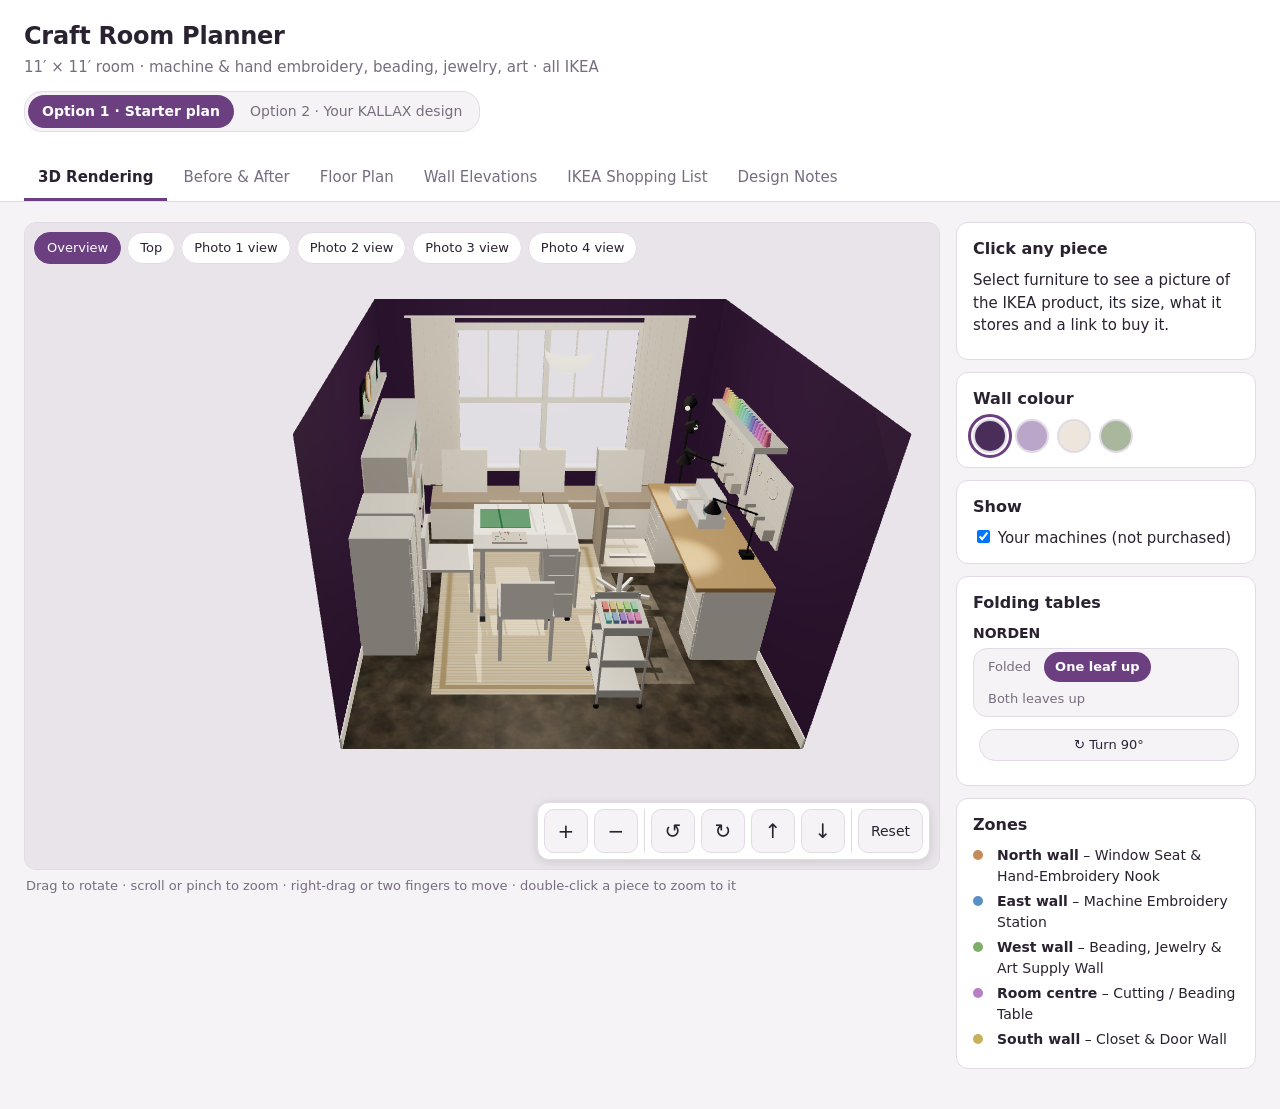
<file: index.html>
<!doctype html>
<html lang="en">
<head>
  <meta charset="utf-8">
  <meta name="viewport" content="width=device-width, initial-scale=1">
  <title>Craft Room Planner</title>
  <link rel="stylesheet" href="css/styles.css">
  <script type="importmap">
    {
      "imports": {
        "three": "./vendor/three/three.module.min.js",
        "three/addons/controls/OrbitControls.js": "./vendor/three/controls/OrbitControls.js"
      }
    }
  </script>
</head>
<body>
  <header class="top">
    <div>
      <h1>Craft Room Planner</h1>
      <p class="sub">11′ × 11′ room · machine &amp; hand embroidery, beading, jewelry, art · all IKEA</p>
      <div class="plan-switch" role="group" aria-label="Layout option">
        <button data-plan="a" aria-pressed="true">Option 1 · Starter plan</button>
        <button data-plan="b" aria-pressed="false">Option 2 · Your KALLAX design</button>
      </div>
    </div>
    <nav class="tabs" role="tablist">
      <button role="tab" data-tab="render" aria-selected="true">3D Rendering</button>
      <button role="tab" data-tab="photos">Before &amp; After</button>
      <button role="tab" data-tab="plan">Floor Plan</button>
      <button role="tab" data-tab="walls">Wall Elevations</button>
      <button role="tab" data-tab="list">IKEA Shopping List</button>
      <button role="tab" data-tab="notes">Design Notes</button>
    </nav>
  </header>

  <main>
    <!-- 3D -->
    <section id="tab-render" class="tab active">
      <div class="render-layout">
        <div class="viewport">
          <div class="stage">
            <canvas id="room-canvas" aria-label="3D view of the craft room. Use the arrow keys to turn and plus or minus to zoom."></canvas>
            <div class="view-buttons">
              <button data-view="overview" class="on">Overview</button>
              <button data-view="top">Top</button>
              <button data-view="photo-1">Photo 1 view</button>
              <button data-view="photo-2">Photo 2 view</button>
              <button data-view="photo-3">Photo 3 view</button>
              <button data-view="photo-4">Photo 4 view</button>
            </div>
            <div class="nav-pad" aria-label="Camera controls">
              <button data-hold="zoom" data-dir="1" aria-label="Zoom in" title="Zoom in (+)">+</button>
              <button data-hold="zoom" data-dir="-1" aria-label="Zoom out" title="Zoom out (−)">−</button>
              <span class="sep"></span>
              <button data-hold="yaw" data-dir="1" aria-label="Turn left" title="Turn left (←)">↺</button>
              <button data-hold="yaw" data-dir="-1" aria-label="Turn right" title="Turn right (→)">↻</button>
              <button data-hold="pitch" data-dir="1" aria-label="Tilt up" title="Tilt up (↑)">↑</button>
              <button data-hold="pitch" data-dir="-1" aria-label="Tilt down" title="Tilt down (↓)">↓</button>
              <span class="sep"></span>
              <button id="reset-view" class="wide" title="Back to the starting angle">Reset</button>
            </div>
          </div>
          <p class="hint" id="view-hint"></p>
        </div>
        <aside class="side">
          <div class="card" id="piece-info">
            <h3>Click any piece</h3>
            <p>Select furniture in the rendering to see the IKEA product, size and what it stores.</p>
          </div>
          <div class="card">
            <h3>Wall colour</h3>
            <div class="swatches" id="swatches"></div>
          </div>
          <div class="card">
            <h3>Show</h3>
            <label><input type="checkbox" id="show-machines" checked> Your machines (not purchased)</label>
          </div>
          <div class="card" id="fold-panel" hidden></div>
          <div class="card zones" id="zone-legend"></div>
        </aside>
      </div>
    </section>

    <!-- Before / after -->
    <section id="tab-photos" class="tab">
      <p class="lead">Each rendering is taken from roughly where the matching photo was shot. Everything except the walls, window and doors has been replaced with the IKEA plan.
        Want to use different photos? Use “Replace photo” on any card – they stay on your computer.</p>
      <div id="compare" class="compare"></div>
    </section>

    <!-- Plan -->
    <section id="tab-plan" class="tab">
      <div class="drawing-wrap" id="plan"></div>
      <div class="card" id="plan-info"><h3>Click a piece on the plan</h3></div>
    </section>

    <!-- Elevations -->
    <section id="tab-walls" class="tab">
      <div class="elev-grid" id="elevations"></div>
    </section>

    <!-- Shopping list -->
    <section id="tab-list" class="tab">
      <div class="list-head">
        <p class="lead">Click a product’s name or picture for its details. Each product links to its IKEA US page. Prices are rough US estimates for budgeting – IKEA prices and stock change, so confirm on ikea.com.</p>
        <div class="list-actions">
          <button id="export-csv">Download CSV</button>
          <button id="print-list">Print</button>
        </div>
      </div>
      <div id="shopping"></div>
    </section>

    <!-- Notes -->
    <section id="tab-notes" class="tab notes">
      <div class="card">
        <h3>Option 2 · Your KALLAX design</h3>
        <ul>
          <li><b>From your IKEA planner design:</b> two 2×4 KALLAX towers with a 1×4 KALLAX bench between them (KUGGIS boxes inside), KALLAX desks with gray-blue drawer and door inserts, and an upright 1×4 with a lockable door.</li>
          <li><b>Window wall:</b> the towers stand in the corners and the 57⅝″ bench is centred under the 69½″ window as the window seat, about 7″ from each tower. The towers are 30⅛″ wide but only 28½″ of wall sits beside the window casing, so stand them ¾″ off the wall to clear it; they cover 1⅝″ of casing on each side, not the glass. Blinds replace the curtains, since the towers stand where curtains would stack.</li>
          <li><b>West wall:</b> desk and upright 1×4 as in your design, plus an ALEX 9-drawer unit for beads. Everything stops 3′ 2¾″ short of the south wall so the closet door still opens fully.</li>
          <li><b>East wall:</b> one KALLAX desk for hand sewing and design work, and the BILLY bookcase with foldable table for the Brother SE2000, which both sews and embroiders. The KALLAX desk is only 15⅜″ deep, which is too shallow for an embroidery machine with its embroidery unit; the BILLY table folds out 31½″ at 29¼″ high and takes 55 lb. The Brother SE2000 (20½ lb with a 5″ × 7″ hoop) sits well within the table's 55 lb limit.</li>
          <li><b>Left out:</b> your design has three KALLAX desks. Two desks side by side need 87⅜″ of wall; no wall in this room has that much free space once the doors' swing is kept clear, so the third desk (with its two inserts) is not included. The NORDEN table stays, folded to 10¼″, for cutting fabric.</li>
          <li><b>One chair:</b> the LÅNGFJÄLL sits at the BILLY table and rolls to either desk or the NORDEN when needed.</li>
          <li><b>Folding tables:</b> fold the NORDEN and the BILLY table up or out, and turn the NORDEN 90°, with the buttons on their cards or beside the 3D view; the plan and wall drawings follow, and the card says if a position runs into a chair or door. In this option the NORDEN turned 90° fits with both leaves up without moving anything.</li>
          <li>Every piece in both options is checked against the walls, the window and the three door swings with <code>node tools/check-fit.mjs</code>.</li>
        </ul>
      </div>
      <div class="card">
        <h3>How the room works</h3>
        <ul>
          <li><b>Four zones, one per wall.</b> Machine embroidery on the long blank east wall, hand embroidery in the daylight of the window seat, beading/jewelry/art supplies on the west wall, bulk storage in the closet.</li>
          <li><b>Centre stays flexible.</b> The NORDEN gateleg table folds to 10¼″, so the floor clears for laying out fabric or opening the closet fully; opened to 59⅞″ it is a cutting and beading table.</li>
          <li><b>Door swings are kept clear.</b> The east counter stops before the entry door, and nothing sits in the arc of the closet doors (see the floor plan).</li>
        </ul>
      </div>
      <div class="card">
        <h3>Machine embroidery</h3>
        <ul>
          <li>The machine is a Brother SE2000 (sewing and embroidery, about 17½″ × 9½″, 20½ lb, 5″ × 7″ hoop). The KARLBY counter is about 25″ deep: room for its embroidery unit and hoop to travel without hitting the wall. Keep about 6″ clear behind and to the left of the machine.</li>
          <li>Counter height lands at about 29″ – comfortable sewing height. Adjust the LÅNGFJÄLL chair so your forearms are level with the machine bed.</li>
          <li>Hoops hang on the SKÅDIS pegboards; thread cones line the LACK shelf; the ALEX drawers hold stabilizer, bobbins, needles and design USB sticks.</li>
          <li>Plan for outlets: there is one on this wall today. Use a surge-protected power strip mounted under the counter.</li>
        </ul>
      </div>
      <div class="card">
        <h3>Hand embroidery &amp; the window seat</h3>
        <ul>
          <li>Two 47¼″ BESTÅ frames on the floor (no legs) make a 94½″ seat centred on the 69½″ window, about 12½″ wider on each side; with the cushion the seat is about 18″ high – standard chair height.</li>
          <li>Four deep drawers hold hoops, floss boxes and works-in-progress. Push-open runners keep the fronts handle-free.</li>
          <li>North light is even and shadow-free – ideal for stitching. The HEKTAR floor lamp covers evenings; the RÅSKOG cart rolls over with your floss.</li>
          <li>Anchor the BESTÅ frames to the wall – they will be stood and knelt on.</li>
        </ul>
      </div>
      <div class="card">
        <h3>Beading, jewelry &amp; art</h3>
        <ul>
          <li>The two ALEX 9-drawer units have shallow drawers – the best format for beads and findings. KUGGIS lidded boxes keep colours separate and can be carried to the table.</li>
          <li>The KALLAX 4×4 mixes closed storage (drawers/doors for paint and markers), DRÖNA bins (yarn, felt, scraps) and open cubes (pads, books, pattern files).</li>
          <li>Work on a light surface: lay a light cutting mat or bead board on the NORDEN when beading so dropped beads are easy to spot.</li>
        </ul>
      </div>
      <div class="card">
        <h3>Before you buy</h3>
        <ul>
          <li>The window width (69½″) is measured. Still measure the sill height and the closet interior – the drawing assumes a 27½″ sill and an 8′ ceiling.</li>
          <li>Confirm every IKEA size on ikea.com; product lines are refreshed often.</li>
          <li>Secure all tall pieces (KALLAX, ALEX 9-drawer) to the wall with the included anti-tip hardware.</li>
        </ul>
      </div>
    </section>
  </main>

  <dialog id="item-dialog" aria-label="Item details">
    <button id="item-dialog-close" class="dialog-close" aria-label="Close">×</button>
    <div id="item-dialog-body" class="item-card"></div>
  </dialog>

  <script type="module" src="js/main.js"></script>
</body>
</html>
</file>
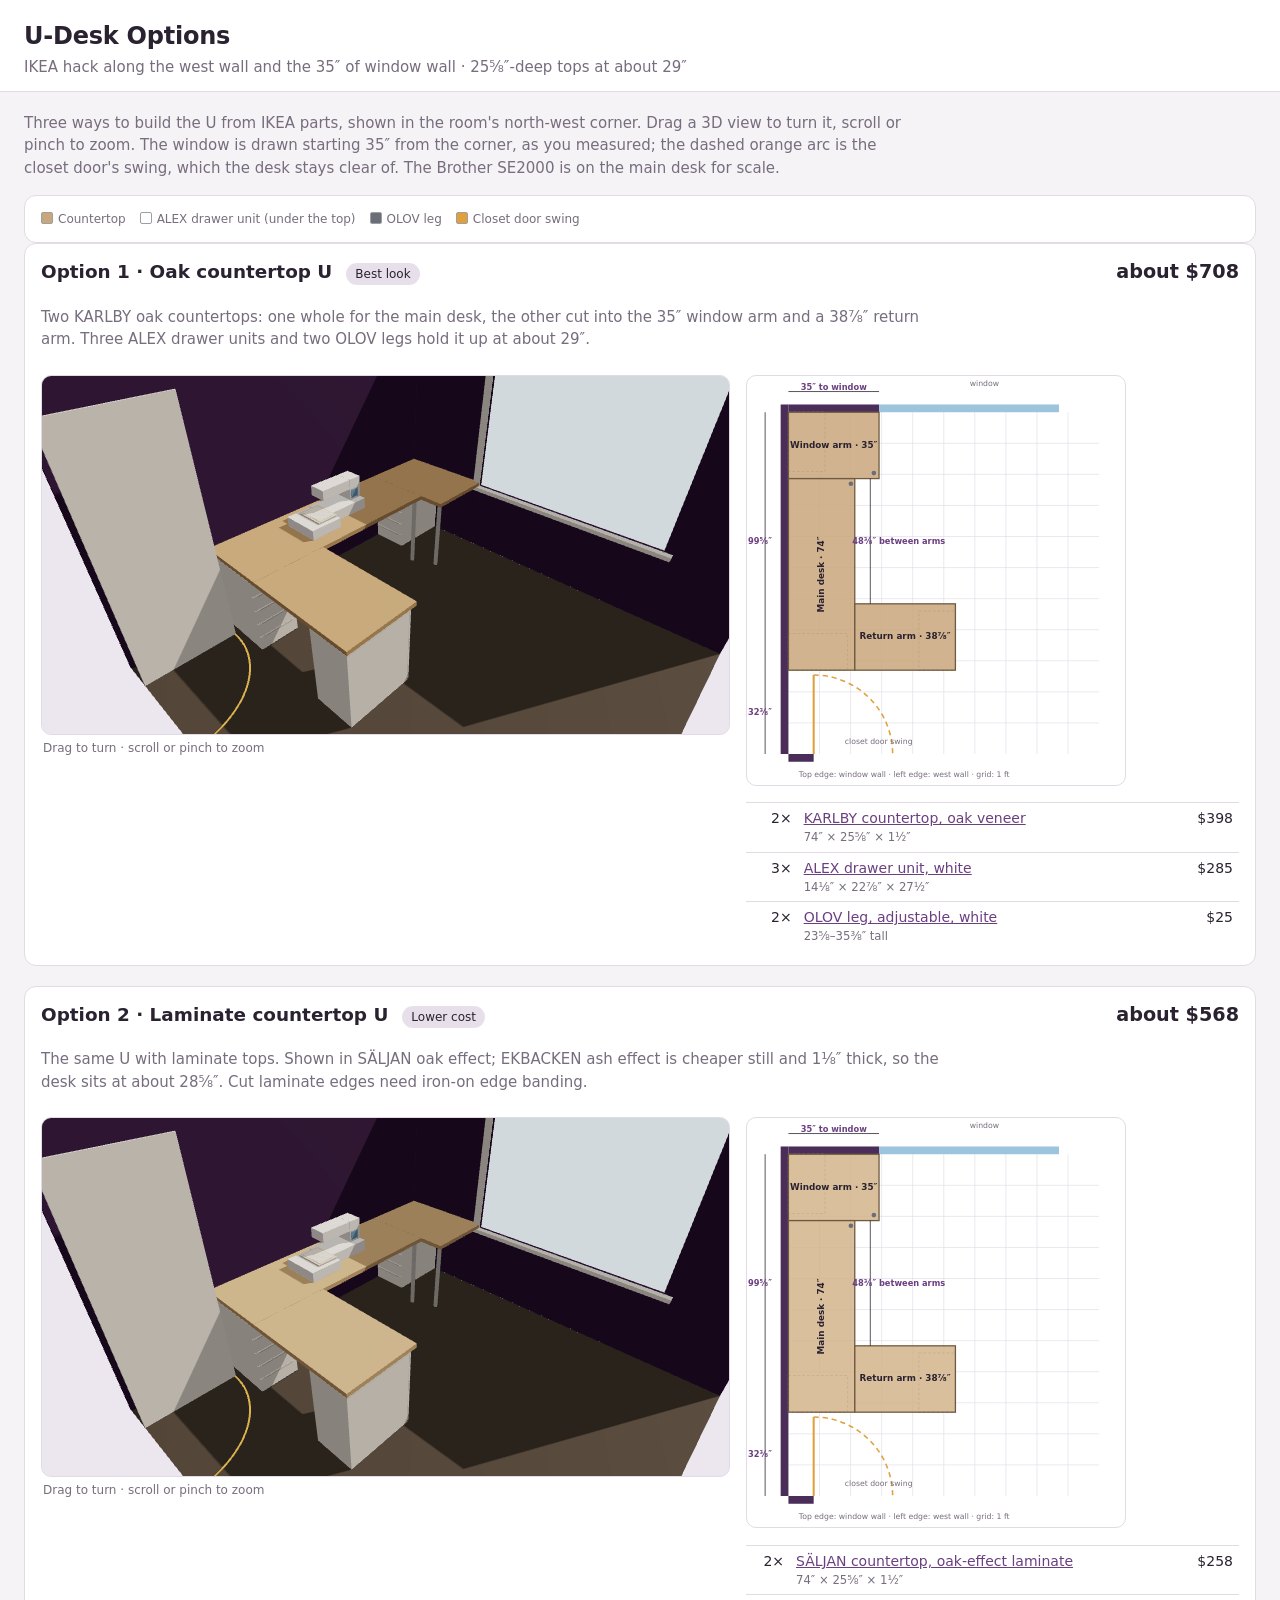
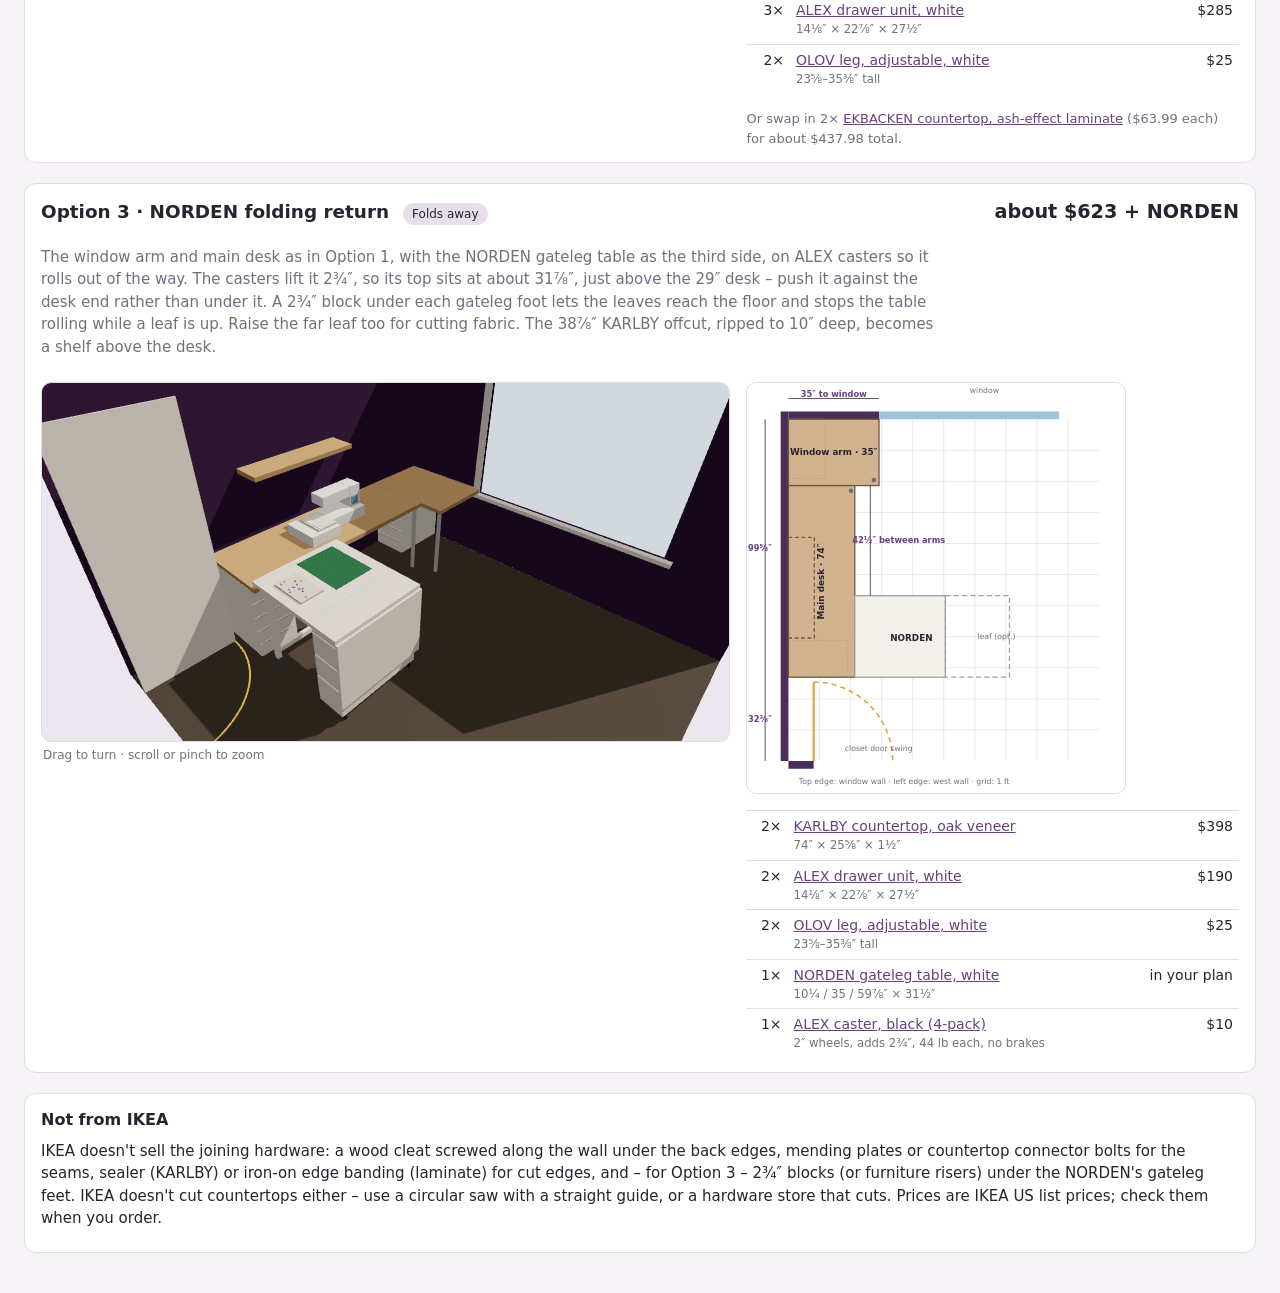
<file: udesk.html>
<!doctype html>
<html lang="en">
<head>
  <meta charset="utf-8">
  <meta name="viewport" content="width=device-width, initial-scale=1">
  <title>U-Desk Options</title>
  <link rel="stylesheet" href="css/styles.css">
  <script type="importmap">
    {
      "imports": {
        "three": "./vendor/three/three.module.min.js",
        "three/addons/controls/OrbitControls.js": "./vendor/three/controls/OrbitControls.js"
      }
    }
  </script>
  <style>
    .u-intro { max-width: 900px; }
    .u-options { display: grid; gap: 20px; }
    .u-card { display: grid; grid-template-columns: minmax(0, 1.4fr) minmax(0, 1fr); gap: 16px; }
    .u-card h2 { margin: 0 0 4px; font-size: 1.15rem; }
    .u-head { grid-column: 1 / -1; display: flex; flex-wrap: wrap; align-items: baseline; gap: 6px 14px; }
    .u-head .u-cost { margin-left: auto; font-size: 1.2rem; font-weight: 700; font-variant-numeric: tabular-nums; }
    .u-pill { font-size: 12px; padding: 2px 9px; border-radius: 999px; background: color-mix(in srgb, var(--accent) 16%, transparent); }
    .u-blurb { grid-column: 1 / -1; margin: 0; color: var(--muted); max-width: 900px; }
    .u-3d { position: relative; }
    .u-3d canvas { width: 100%; height: 360px; display: block; border-radius: 10px; border: 1px solid var(--line); background: var(--wall-fill); cursor: grab; touch-action: none; }
    .u-3d p { margin: 4px 2px 0; font-size: 12px; color: var(--muted); }
    .u-side { display: flex; flex-direction: column; gap: 10px; min-width: 0; }
    .udesk-plan { width: 100%; max-width: 380px; height: auto; background: var(--panel); border: 1px solid var(--line); border-radius: 10px; }
    .udesk-plan text { font-family: system-ui, sans-serif; fill: var(--ink); }
    .u-grid { stroke: var(--line); stroke-width: 0.25; }
    .u-wall { fill: var(--wall); }
    .u-window { fill: #9cc4dc; }
    .u-swing { fill: none; stroke: #e0a03c; stroke-width: 0.6; stroke-dasharray: 2 1.5; }
    .u-door { stroke: #e0a03c; stroke-width: 0.8; }
    .u-alex { fill: #ffffff; stroke: #9aa0a6; stroke-width: 0.4; stroke-dasharray: 1 0.8; }
    .u-top { stroke: #6f5a3f; stroke-width: 0.5; fill-opacity: 0.85; }
    .u-top-karlby { fill: #c9a77c; }
    .u-top-saljan { fill: #d3b48b; }
    .u-top-ekbacken { fill: #e4d6bc; }
    .u-leg { fill: #6b6f75; }
    .u-norden { fill: #f2f0eb; stroke: #9aa0a6; stroke-width: 0.5; }
    .u-norden-leaf { fill: none; stroke: #9aa0a6; stroke-width: 0.5; stroke-dasharray: 2 1.2; }
    .u-shelf { fill: none; stroke: #6f5a3f; stroke-width: 0.5; stroke-dasharray: 1.5 1; }
    .u-label { font-size: 3.4px; text-anchor: middle; dominant-baseline: middle; font-weight: 600; }
    .u-note { font-size: 3px; fill: var(--muted) !important; }
    .u-dim { stroke: var(--ink); stroke-width: 0.3; }
    .u-dimtext { font-size: 3.2px; text-anchor: middle; dominant-baseline: middle; font-weight: 700; fill: var(--accent) !important; }
    .u-parts { width: 100%; border-collapse: collapse; font-size: 14px; }
    .u-parts td { padding: 5px 6px; border-top: 1px solid var(--line); vertical-align: top; }
    .u-parts td.n { text-align: right; white-space: nowrap; font-variant-numeric: tabular-nums; }
    .u-parts small { display: block; color: var(--muted); }
    .u-legend { display: flex; flex-wrap: wrap; gap: 6px 14px; font-size: 12px; color: var(--muted); }
    .u-legend span::before { content: ""; display: inline-block; width: 10px; height: 10px; margin-right: 5px; vertical-align: -1px; border-radius: 2px; background: var(--c); border: 1px solid #9aa0a6; }
    @media (max-width: 860px) { .u-card { grid-template-columns: 1fr; } .u-3d canvas { height: 300px; } }
  </style>
</head>
<body>
  <header class="top">
    <div>
      <h1>U-Desk Options</h1>
      <p class="sub">IKEA hack along the west wall and the 35″ of window wall · 25⅝″-deep tops at about 29″</p>
    </div>
  </header>
  <main>
    <p class="lead u-intro">Three ways to build the U from IKEA parts, shown in the room's north-west corner. Drag a 3D view to turn it, scroll or pinch to zoom. The window is drawn starting 35″ from the corner, as you measured; the dashed orange arc is the closet door's swing, which the desk stays clear of. The Brother SE2000 is on the main desk for scale.</p>
    <div class="u-legend card">
      <span style="--c:#c9a77c">Countertop</span>
      <span style="--c:#ffffff">ALEX drawer unit (under the top)</span>
      <span style="--c:#6b6f75">OLOV leg</span>
      <span style="--c:#e0a03c">Closet door swing</span>
    </div>
    <div class="u-options" id="u-options"></div>
    <div class="card" style="margin-top:20px">
      <h3>Not from IKEA</h3>
      <p>IKEA doesn't sell the joining hardware: a wood cleat screwed along the wall under the back edges, mending plates or countertop connector bolts for the seams, sealer (KARLBY) or iron-on edge banding (laminate) for cut edges, and – for Option 3 – 2¾″ blocks (or furniture risers) under the NORDEN's gateleg feet. IKEA doesn't cut countertops either – use a circular saw with a straight guide, or a hardware store that cuts. Prices are IKEA US list prices; check them when you order.</p>
    </div>
  </main>
  <script type="module">
    import { OPTIONS, LINKS, partsCost, mount3D, planSvg } from './js/udesk.js';
    const esc = s => String(s).replace(/[&<>"]/g, c => ({ '&': '&amp;', '<': '&lt;', '>': '&gt;', '"': '&quot;' }[c]));
    const money = n => `$${(Math.round(n * 100) / 100).toLocaleString('en-US', Number.isInteger(n) ? {} : { minimumFractionDigits: 2, maximumFractionDigits: 2 })}`;
    const row = ([q, k]) => {
      const p = LINKS[k];
      return `<tr><td class="n">${q}×</td><td><a href="${p.url}" target="_blank" rel="noopener">${esc(p.name)}</a><small>${esc(p.size)}</small></td>
        <td class="n">${p.price ? money(q * p.price) : 'in your plan'}</td></tr>`;
    };
    for (const o of OPTIONS) {
      const card = document.createElement('section');
      card.className = 'card u-card';
      const alt = o.alt ? `<p class="muted" style="margin:6px 0 0;font-size:13px">Or swap in ${o.alt[0]}× <a href="${LINKS[o.alt[1]].url}" target="_blank" rel="noopener">${esc(LINKS[o.alt[1]].name)}</a> (${money(LINKS[o.alt[1]].price)} each) for about ${money(partsCost(o) - o.parts[0][0] * LINKS[o.parts[0][1]].price + o.alt[0] * LINKS[o.alt[1]].price)} total.</p>` : '';
      card.innerHTML = `
        <div class="u-head"><h2>${esc(o.title)}</h2><span class="u-pill">${esc(o.tag)}</span><span class="u-cost">about ${money(partsCost(o))}${o.id === 'norden' ? ' + NORDEN' : ''}</span></div>
        <p class="u-blurb">${esc(o.blurb)}</p>
        <div class="u-3d"><canvas aria-label="3D view of ${esc(o.title)}"></canvas><p>Drag to turn · scroll or pinch to zoom</p></div>
        <div class="u-side">
          <div class="u-planbox"></div>
          <table class="u-parts"><tbody>${o.parts.map(row).join('')}</tbody></table>${alt}
        </div>`;
      document.getElementById('u-options').append(card);
      card.querySelector('.u-planbox').append(planSvg(o.plan));
      mount3D(card.querySelector('canvas'), o.plan);
    }
  </script>
</body>
</html>
</file>
<file: css/styles.css>
:root {
  --bg: #f6f3f7;
  --panel: #ffffff;
  --ink: #2a2230;
  --muted: #776d7e;
  --line: #e2dbe6;
  --accent: #6b3f80;
  --accent-ink: #ffffff;
  --wall: #4b2d5a;
  --wall-fill: #efe9f2;
}
@media (prefers-color-scheme: dark) {
  :root:not([data-theme="light"]) {
    --bg: #18141b;
    --panel: #221d26;
    --ink: #eee8f1;
    --muted: #a99fb0;
    --line: #3a3240;
    --accent: #c79ad9;
    --accent-ink: #1b1520;
    --wall: #d9c4e4;
    --wall-fill: #2b2430;
    color-scheme: dark;
  }
}
:root[data-theme="dark"] {
  --bg: #18141b;
  --panel: #221d26;
  --ink: #eee8f1;
  --muted: #a99fb0;
  --line: #3a3240;
  --accent: #c79ad9;
  --accent-ink: #1b1520;
  --wall: #d9c4e4;
  --wall-fill: #2b2430;
  color-scheme: dark;
}

* { box-sizing: border-box; }
body {
  margin: 0;
  font: 15px/1.5 system-ui, -apple-system, "Segoe UI", Roboto, sans-serif;
  background: var(--bg);
  color: var(--ink);
}
a { color: var(--accent); }
button { font: inherit; cursor: pointer; }

.top {
  display: flex; flex-wrap: wrap; gap: 12px 24px; align-items: end; justify-content: space-between;
  padding-block: 18px 0;
  padding-left: max(24px, env(safe-area-inset-left, 0px));
  padding-right: max(24px, env(safe-area-inset-right, 0px));
  border-bottom: 1px solid var(--line); background: var(--panel);
}
h1 { margin: 0; font-size: 1.5rem; letter-spacing: -0.01em; }
.sub { margin: 2px 0 12px; color: var(--muted); }
.tabs { display: flex; flex-wrap: wrap; gap: 2px; }
.plan-switch {
  display: inline-flex; flex-wrap: wrap; gap: 2px; padding: 3px; margin: 0 0 12px;
  border: 1px solid var(--line); border-radius: 18px; background: var(--bg);
}
.plan-switch button {
  border: 0; border-radius: 999px; padding: 6px 14px; background: none; color: var(--muted); font-size: 14px;
}
.plan-switch button[aria-pressed="true"] { background: var(--accent); color: var(--accent-ink); font-weight: 600; }
.plan-switch button:focus-visible { outline: 2px solid var(--accent); outline-offset: 2px; }
.tabs button {
  border: 0; background: none; color: var(--muted); padding: 10px 14px; border-bottom: 3px solid transparent;
}
.tabs button[aria-selected="true"] { color: var(--ink); border-bottom-color: var(--accent); font-weight: 600; }

main {
  padding-block: 20px 40px;
  padding-left: max(24px, env(safe-area-inset-left, 0px));
  padding-right: max(24px, env(safe-area-inset-right, 0px));
  max-width: 1500px; margin: 0 auto; }
.tab { display: none; }
.tab.active { display: block; }
.lead { color: var(--muted); max-width: 900px; margin: 0 0 16px; }
.muted { color: var(--muted); font-weight: 400; }

.card {
  background: var(--panel); border: 1px solid var(--line); border-radius: 12px; padding: 14px 16px;
}
.card h3 { margin: 0 0 8px; font-size: 1rem; }
.card p { margin: 0 0 8px; }

/* 3D */
.render-layout { display: grid; grid-template-columns: 1fr 300px; gap: 16px; }
.viewport { min-width: 0; }
.stage { position: relative; }
#room-canvas {
  width: 100%; height: min(72vh, 760px); display: block; border-radius: 12px; border: 1px solid var(--line);
  background: var(--wall-fill); touch-action: none;
}
.view-buttons { position: absolute; top: 10px; left: 10px; display: flex; flex-wrap: wrap; gap: 6px; }
.view-buttons button, .list-actions button {
  background: var(--panel); color: var(--ink); border: 1px solid var(--line); border-radius: 999px; padding: 5px 12px; font-size: 13px;
}
.view-buttons button.on { background: var(--accent); color: var(--accent-ink); border-color: var(--accent); }
.hint { color: var(--muted); font-size: 13px; margin: 6px 2px 0; min-height: 1.5em; }
#room-canvas { cursor: grab; }
#room-canvas:active { cursor: grabbing; }
#room-canvas:focus-visible { outline: 3px solid var(--accent); outline-offset: 2px; }
.nav-pad {
  position: absolute; right: 10px; bottom: 10px; display: flex; flex-wrap: wrap; align-items: center; gap: 6px;
  background: var(--panel); border: 1px solid var(--line); border-radius: 12px; padding: 6px;
  box-shadow: 0 2px 10px rgb(0 0 0 / 0.12);
}
.nav-pad button {
  width: 44px; height: 44px; border-radius: 10px; border: 1px solid var(--line);
  background: var(--bg); color: var(--ink); font-size: 20px; line-height: 1;
  touch-action: none; user-select: none; -webkit-user-select: none;
}
.nav-pad button.wide { width: auto; padding: 0 12px; font-size: 14px; }
.nav-pad button:active { background: var(--accent); color: var(--accent-ink); }
.nav-pad button:focus-visible { outline: 2px solid var(--accent); outline-offset: 1px; }
.nav-pad .sep { width: 1px; align-self: stretch; background: var(--line); }
.side { display: flex; flex-direction: column; gap: 12px; }
.spec { font-weight: 600; }
.tag {
  display: inline-block; font-size: 12px; padding: 2px 8px; border-radius: 999px; margin-bottom: 6px;
  background: color-mix(in srgb, var(--c) 22%, transparent); color: var(--ink);
}
.swatches { display: flex; gap: 8px; }
.swatch { width: 34px; height: 34px; border-radius: 50%; border: 2px solid var(--line); }
.swatch.on { outline: 3px solid var(--accent); outline-offset: 2px; }
.legend-row { display: flex; gap: 8px; align-items: baseline; margin: 4px 0; font-size: 14px; }
.dot { display: inline-block; width: 10px; height: 10px; border-radius: 50%; flex: none; margin-right: 6px; }

/* Before / after */
.compare { display: grid; gap: 16px; }
.pair { display: grid; grid-template-columns: 1fr 1fr; gap: 10px; }
.pair figure { margin: 0; }
.pair img { width: 100%; aspect-ratio: 4 / 3; object-fit: cover; border-radius: 8px; display: block; background: var(--wall-fill); }
figcaption { font-size: 13px; color: var(--muted); margin-top: 4px; }
.row { display: flex; gap: 16px; align-items: center; margin-top: 8px; font-size: 14px; }
.file { color: var(--accent); cursor: pointer; text-decoration: underline; }
.file input { display: none; }

/* Drawings */
#tab-plan.active { display: grid; grid-template-columns: minmax(0, 760px) 1fr; gap: 16px; align-items: start; }
.drawing-wrap { background: var(--panel); border: 1px solid var(--line); border-radius: 12px; padding: 8px; }
.drawing { width: 100%; height: auto; display: block; }
.drawing .grid { stroke: var(--line); stroke-width: 0.6; }
.drawing .wall { fill: var(--wall); }
.drawing .window { fill: #bfd8e6; }
.drawing .window-line { stroke: #4f87a8; stroke-width: 1.5; }
.drawing .door { stroke: var(--muted); stroke-width: 2; }
.drawing .swing { fill: none; stroke: var(--muted); stroke-dasharray: 4 3; }
.drawing .piece { cursor: pointer; }
.drawing .piece:hover rect { fill-opacity: 0.6; }
.drawing text { fill: var(--ink); font-family: system-ui, sans-serif; }
.plan-label { font-size: 9px; text-anchor: middle; dominant-baseline: middle; pointer-events: none; }
.plan-note { font-size: 10px; text-anchor: middle; fill: var(--muted) !important; font-style: italic; }
.wall-name { font-size: 11px; font-weight: 600; text-anchor: middle; letter-spacing: 0.06em; }
.dim { font-size: 11px; text-anchor: middle; fill: var(--muted) !important; }
.dim-left { text-anchor: end; }
.dim-start { text-anchor: start; font-weight: 600; fill: var(--ink) !important; font-size: 12px; }
.dim-line { stroke: var(--muted); }
.chain-line, .chain-tick { stroke: var(--ink); stroke-width: 0.8; }
.chain text { font-size: 9px; text-anchor: middle; dominant-baseline: central; font-variant-numeric: tabular-nums; }
.chain-item { font-weight: 700; fill: var(--accent) !important; }
.chain-gap { fill: var(--muted) !important; }
.chain-total .chain-item { fill: var(--ink) !important; }
.chain-row { font-size: 8px; text-anchor: end; dominant-baseline: central; fill: var(--muted) !important; text-transform: uppercase; letter-spacing: 0.06em; }
.elev-wall { fill: var(--wall-fill); stroke: var(--wall); stroke-width: 2; }
.floor-line { stroke: var(--ink); stroke-width: 3; }
.elev-window { fill: #cfe3ef; stroke: #4f87a8; stroke-width: 2; }
.elev-mullion { stroke: #4f87a8; stroke-width: 2; }
.elev-door { fill: var(--panel); stroke: var(--muted); stroke-width: 1.5; }
.elev-opening { fill: none; stroke: var(--muted); stroke-width: 1.5; stroke-dasharray: 6 4; }
.elev-switch { fill: var(--panel); stroke: var(--muted); }
.elev-grid { display: grid; grid-template-columns: repeat(auto-fit, minmax(min(600px, 100%), 1fr)); gap: 16px; }
.elev-info { min-height: 3em; font-size: 14px; }
.wall-table { font-size: 14px; margin: 4px 0 10px; }
.wall-table p { margin: 0 0 6px; }
.wall-table table { font-size: 13px; }
.wall-table td, .wall-table th { padding: 5px 6px; }
.table-scroll { overflow-x: auto; }
.elev-info h3 { color: var(--ink); }

/* Shopping list */
.list-head { display: flex; flex-wrap: wrap; justify-content: space-between; gap: 12px; align-items: start; }
.list-actions { display: flex; gap: 8px; }
.totals { display: flex; gap: 32px; flex-wrap: wrap; margin-bottom: 16px; }
.totals div { display: flex; flex-direction: column; }
.totals b { font-size: 1.4rem; }
.zone-card { margin-bottom: 16px; overflow-x: auto; }
.zone-card h3 { display: flex; align-items: center; gap: 4px; }
.zone-card h3 .sub { margin-left: auto; }
table { width: 100%; border-collapse: collapse; font-size: 14px; }
th, td { text-align: left; padding: 7px 8px; border-top: 1px solid var(--line); vertical-align: top; }
th { font-size: 12px; text-transform: uppercase; letter-spacing: 0.04em; color: var(--muted); font-weight: 600; }
td.n, th.n { text-align: right; white-space: nowrap; }
td.why { color: var(--muted); min-width: 260px; }
.chk { width: 52px; text-align: center; }
tr.owned td { opacity: 0.5; }
tr.owned td.chk { opacity: 1; }

/* Item cards */
.item-figure { margin: 0 0 10px; }
.item-img {
  display: block; width: 100%; aspect-ratio: 4 / 3; object-fit: cover; max-width: 100%;
  border-radius: 8px; background: var(--wall-fill); border: 1px solid var(--line);
}
.item-figure figcaption { font-size: 12px; }
.item-link {
  display: inline-block; margin-top: 4px; padding: 8px 14px; border-radius: 999px;
  background: var(--accent); color: var(--accent-ink); text-decoration: none; font-weight: 600;
}
.item-link:hover { filter: brightness(1.08); }
.item-link:focus-visible { outline: 2px solid var(--ink); outline-offset: 2px; }
#plan-info .item-img { max-width: 420px; }
.elev-info .item-figure { max-width: 320px; }
th.thumb, td.thumb { width: 76px; padding-right: 0; }
.thumb-btn, .name-btn { border: 0; background: none; padding: 0; color: inherit; text-align: left; cursor: pointer; }
.thumb-btn img {
  display: block; width: 68px; height: 51px; object-fit: cover; border-radius: 6px;
  background: var(--wall-fill); border: 1px solid var(--line);
}
.name-btn { color: var(--accent); font-weight: 600; text-decoration: underline; text-underline-offset: 2px; }
.thumb-btn:focus-visible, .name-btn:focus-visible { outline: 2px solid var(--accent); outline-offset: 2px; }
.small-link { font-size: 13px; }
.sr-only { position: absolute; width: 1px; height: 1px; overflow: hidden; clip: rect(0 0 0 0); white-space: nowrap; }
dialog#item-dialog {
  width: min(440px, calc(100vw - 32px)); max-height: calc(100vh - 32px); overflow: auto;
  border: 1px solid var(--line); border-radius: 14px; padding: 18px; background: var(--panel); color: var(--ink);
}
dialog#item-dialog::backdrop { background: rgb(20 12 26 / 0.45); }
.dialog-close {
  position: absolute; top: 8px; right: 8px; width: 36px; height: 36px; border-radius: 50%;
  border: 1px solid var(--line); background: var(--bg); color: var(--ink); font-size: 20px; line-height: 1; z-index: 1;
}

/* Folding tables */
.fold-switch { display: inline-flex; flex-wrap: wrap; gap: 2px; padding: 3px; border: 1px solid var(--line); border-radius: 14px; background: var(--bg); margin-bottom: 10px; }
.fold-switch button { border: 0; border-radius: 999px; padding: 5px 11px; background: none; color: var(--muted); font-size: 13px; }
.fold-switch button[aria-pressed="true"] { background: var(--accent); color: var(--accent-ink); font-weight: 600; }
.fold-switch button:focus-visible { outline: 2px solid var(--accent); outline-offset: 1px; }
.fold-hint { margin: -4px 0 10px; font-size: 13px; }
.turn-btn {
  margin: 0 0 10px 6px; padding: 5px 12px; border-radius: 999px; font-size: 13px; vertical-align: top;
  border: 1px solid var(--line); background: var(--bg); color: var(--ink);
}
.turn-btn[aria-pressed="true"] { border-color: var(--accent); color: var(--accent); font-weight: 600; }
.turn-btn:focus-visible { outline: 2px solid var(--accent); outline-offset: 1px; }
.fold-row { display: flex; flex-direction: column; gap: 4px; }
.fold-row span { font-size: 14px; font-weight: 600; }
.fold-row .fold-switch { margin-bottom: 8px; }

/* Accessories on item cards */
.acc { margin: 6px 0 12px; }
.acc h4 { margin: 10px 0 6px; font-size: 12px; text-transform: uppercase; letter-spacing: 0.06em; color: var(--muted); }
.acc ul { list-style: none; margin: 0; padding: 0; display: grid; gap: 6px; }
.acc li { display: flex; align-items: center; gap: 8px; }
.acc-row {
  flex: 1; min-width: 0; display: flex; align-items: center; gap: 10px; text-align: left;
  border: 1px solid var(--line); border-radius: 10px; background: var(--bg); color: var(--ink); padding: 6px 10px 6px 6px;
}
.acc-row:hover { border-color: var(--accent); }
.acc-row:focus-visible { outline: 2px solid var(--accent); outline-offset: 1px; }
.acc-row img, .acc-noimg { width: 52px; height: 39px; object-fit: cover; border-radius: 6px; flex: none; background: var(--wall-fill); }
.acc-name { flex: 1; min-width: 0; display: flex; flex-direction: column; line-height: 1.25; }
.acc-name b { font-size: 13px; }
.acc-name small { font-size: 12px; color: var(--muted); }
.acc-qty { font-weight: 700; font-variant-numeric: tabular-nums; }

/* Notes */
.notes.active { display: grid; grid-template-columns: repeat(auto-fit, minmax(min(340px, 100%), 1fr)); gap: 16px; }
.notes ul { margin: 0; padding-left: 18px; }
.notes li { margin-bottom: 6px; }

@media (max-width: 900px) {
  .render-layout, #tab-plan.active { grid-template-columns: 1fr; }
  #room-canvas { height: min(72vh, 125vw); }
  .nav-pad { left: 8px; right: 8px; bottom: 8px; justify-content: center; gap: 4px; padding: 4px; }
  .nav-pad button { width: 38px; height: 38px; }
  .nav-pad .sep { display: none; }
  .pair { grid-template-columns: 1fr; }
  .elev-grid { grid-template-columns: 1fr; }
  main, .top {
    padding-left: max(16px, env(safe-area-inset-left, 0px));
    padding-right: max(16px, env(safe-area-inset-right, 0px));
  }
}

@media print {
  .top nav, .list-actions, .tab:not(#tab-list) { display: none !important; }
  #tab-list { display: block !important; }
  body { background: #fff; color: #000; }
  .card { border: 0; padding: 0; }
  .lead { color: #000; }
}
</file>
